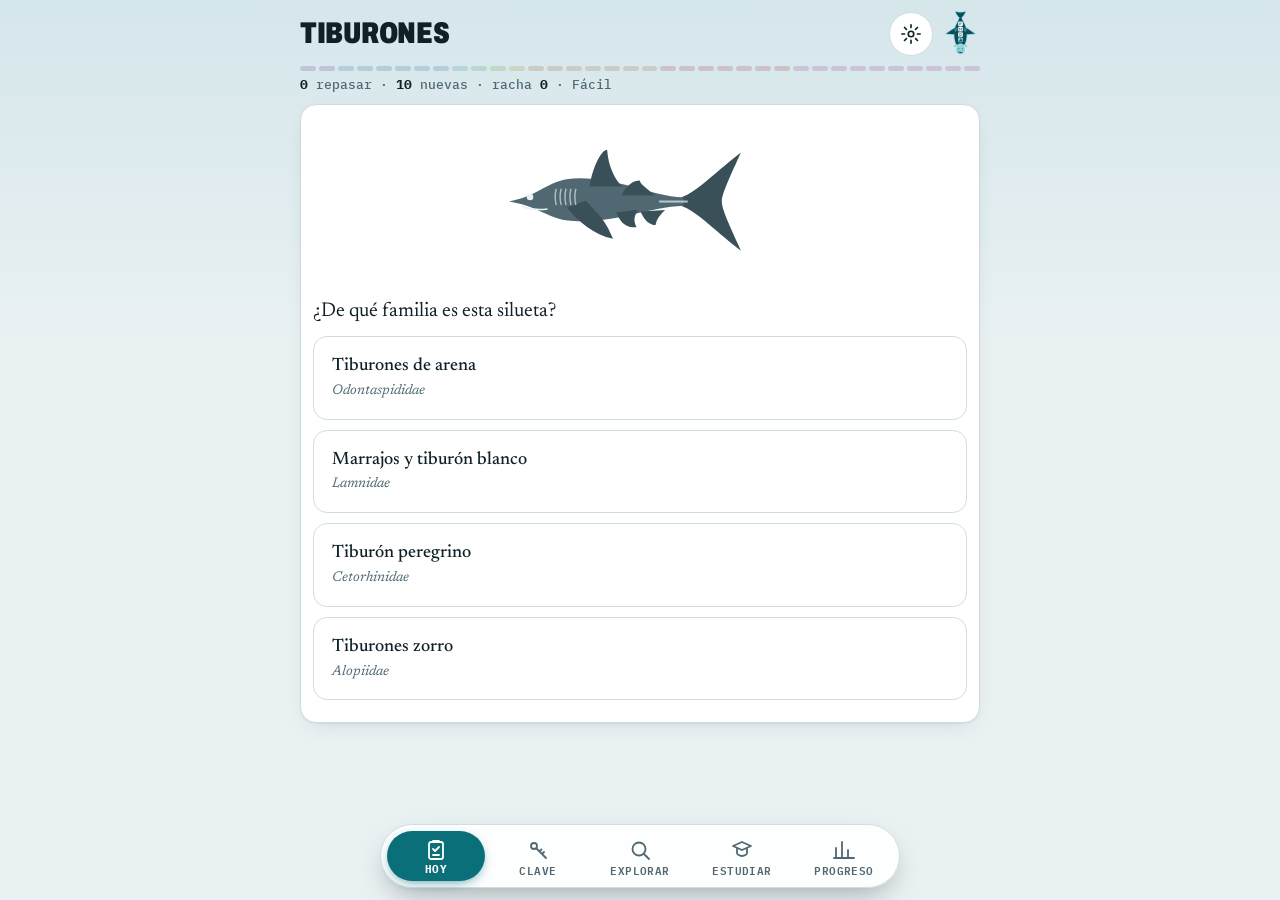
<file: index.html>
<!doctype html>
<html lang="es">
<head>
<meta charset="utf-8">
<meta name="viewport" content="width=device-width,initial-scale=1,viewport-fit=cover">
<meta name="theme-color" content="#12222A">
<title>Pepe Flock: Tiburones</title>
<link rel="manifest" href="manifest.webmanifest">
<link rel="icon" href="img/icon.svg" type="image/svg+xml">
<link rel="apple-touch-icon" href="img/icon-180.png">
<link rel="stylesheet" href="https://fonts.googleapis.com/css2?family=Archivo:wdth,wght@75..125,600..900&family=Newsreader:ital,opsz,wght@0,6..72,400..600;1,6..72,400..600&family=IBM+Plex+Mono:wght@400;500&display=swap">
<link rel="stylesheet" href="css/app.css">
</head>
<body>
<div class="wrap">
  <header class="top">
    <div class="hero"><div><div class="kick">Pepe Flock</div>
    <h1>Tiburones</h1></div><div class="hr"><button id="gear" class="gear" aria-label="Ajustes" data-settings="1"><svg viewBox="0 0 24 24" aria-hidden="true"><circle cx="12" cy="12" r="3"/><path d="M12 2v3M12 19v3M2 12h3M19 12h3M4.9 4.9l2.1 2.1M17 17l2.1 2.1M4.9 19.1L7 17M17 7l2.1-2.1"/></svg></button><img class="logo" src="img/logo.svg" alt="Logo Pepe Flock: tiburón oveja" width="160" height="160"></div></div>
    <div class="strip" id="strip" aria-hidden="true"></div>
    <div class="prog"><span id="pc"></span><span id="pt"></span></div>
  </header>
  <main>
    <section id="v-hoy"></section>
    <section id="v-plan" hidden></section>
    <section id="v-clave" hidden></section>
    <section id="v-explorar" hidden></section>
    <section id="v-estudiar" hidden></section>
  </main>
</div>
<nav id="tabs" aria-label="Secciones">
  <button data-v="hoy"><svg viewBox="0 0 24 24" aria-hidden="true"><rect x="5" y="4" width="14" height="17" rx="2"/><path d="M9 4v-1h6v1M9 11l2 2 4-4M9 17h6"/></svg>Hoy</button>
  <button data-v="clave"><svg viewBox="0 0 24 24" aria-hidden="true"><circle cx="8" cy="8" r="3"/><path d="M10.5 10.5L20 20M16 16l2-2M13.5 13.5l2-2"/></svg>Clave</button>
  <button data-v="explorar"><svg viewBox="0 0 24 24" aria-hidden="true"><circle cx="11" cy="11" r="6.5"/><path d="M16 16l5 5"/></svg>Explorar</button>
  <button data-v="estudiar"><svg viewBox="0 0 24 24" aria-hidden="true"><path d="M3 8l9-4 9 4-9 4-9-4zM7 10.5V15c0 1.5 2.5 3 5 3s5-1.500 5-3v-4.500"/></svg>Estudiar</button>
  <button data-v="plan"><svg viewBox="0 0 24 24" aria-hidden="true"><path d="M4 20V10M10 20V4M16 20v-8M22 20H2"/></svg>Progreso</button>
</nav>
<script src="js/data.js"></script>
<script src="js/sil.js"></script>
<script src="js/app.js"></script>
<script src="js/learn.js"></script>
<script>if('serviceWorker' in navigator)addEventListener('load',()=>navigator.serviceWorker.register('sw.js').catch(()=>{}));</script>
</body>
</html>
</file>
<file: css/app.css>
/* Concepto: atlas de naturalista + zonas de profundidad del océano.
   Cada orden tiene su color (--h): el árbol se aprende por color antes que por nombre. */
:root{
  --bg:#E9F1F3; --bg2:#D5E6EA; --card:#FFFFFF; --ink:#0F2029; --mute:#4F6872; --line:#CFDDE2;
  --acc:#0B6F7A; --acc-ink:#FFFFFF; --gild:#8A6508; --ok:#16744A; --bad:#B0301E; --eye:#E9F1F3;
  --shadow:0 1px 2px rgba(15,32,41,.06),0 8px 24px -12px rgba(15,32,41,.18);
  --os:52%; --ol:40%; --r:16px;
  --f-disp:'Archivo','Arial Narrow',Arial,sans-serif;
  --f-body:'Newsreader',Georgia,serif;
  --f-mono:'IBM Plex Mono',ui-monospace,Menlo,monospace;
}
@media (prefers-color-scheme:dark){
  :root:not([data-theme="light"]){
    --bg:#06121A; --bg2:#0B2430; --card:#0F1E27; --ink:#E6F0F3; --mute:#92AAB3; --line:#1E3744;
    --acc:#4FC3CF; --acc-ink:#04141A; --gild:#E3BC55; --ok:#5CC48C; --bad:#FF8D7A; --eye:#06121A;
    --shadow:0 1px 0 rgba(255,255,255,.03) inset,0 10px 28px -14px rgba(0,0,0,.7); --os:58%; --ol:64%; color-scheme:dark;
  }
}
:root[data-theme="dark"]{
  --bg:#06121A; --bg2:#0B2430; --card:#0F1E27; --ink:#E6F0F3; --mute:#92AAB3; --line:#1E3744;
  --acc:#4FC3CF; --acc-ink:#04141A; --gild:#E3BC55; --ok:#5CC48C; --bad:#FF8D7A; --eye:#06121A;
  --shadow:0 1px 0 rgba(255,255,255,.03) inset,0 10px 28px -14px rgba(0,0,0,.7); --os:58%; --ol:64%; color-scheme:dark;
}
*{box-sizing:border-box}
html{-webkit-text-size-adjust:100%}
body{margin:0;background:var(--bg) linear-gradient(180deg,var(--bg2) 0,var(--bg) 340px) no-repeat;color:var(--ink);font:17px/1.55 var(--f-body);
  padding-left:max(16px,env(safe-area-inset-left,0px));padding-right:max(16px,env(safe-area-inset-right,0px));
  padding-top:env(safe-area-inset-top,0px);padding-bottom:110px;min-height:100vh}
.wrap{max-width:680px;margin-inline:auto}
.oc{--oc:hsl(var(--h) var(--os) var(--ol))}

/* cabecera */
.top{padding-block:26px 8px;position:relative}
.kick{font:500 11px/1 var(--f-mono);letter-spacing:.2em;text-transform:uppercase;color:var(--acc);display:flex;align-items:center;gap:8px}
.kick::before{content:"";width:22px;height:2px;background:var(--acc);border-radius:2px}
h1{font:900 clamp(48px,14vw,76px)/.86 var(--f-disp);font-stretch:75%;text-transform:uppercase;letter-spacing:-.01em;margin:12px 0 16px}
.strip{display:grid;grid-template-columns:repeat(34,1fr);gap:3px;height:18px}
.strip i{background:var(--oc);border-radius:3px;transition:opacity .3s}
.prog{display:flex;justify-content:space-between;gap:8px;margin-top:9px;font:500 12px/1.2 var(--f-mono);color:var(--mute)}
.prog span:first-child{color:var(--ink);font-weight:500}

/* tipografía */
h2{font:900 clamp(30px,8vw,40px)/.95 var(--f-disp);font-stretch:75%;text-transform:uppercase;margin:26px 0 12px;text-wrap:balance}
h3{font:700 20px/1.15 var(--f-disp);font-stretch:88%;margin:0 0 3px}
p{margin:0 0 10px}
.lede{color:var(--mute);max-width:60ch;margin:0 0 18px;font-size:18px}
.mono{font:500 11px/1.35 var(--f-mono);letter-spacing:.09em;text-transform:uppercase;color:var(--mute)}
.la{font-style:italic;color:var(--mute)}

/* tarjetas */
.card{background:var(--card);border:1px solid var(--line);border-radius:var(--r);padding:18px;margin-bottom:14px;box-shadow:var(--shadow)}
.card.oc{border-left:6px solid var(--oc)}
.row{display:flex;gap:10px;flex-wrap:wrap;align-items:center}

/* botones */
.btn{min-height:46px;padding:0 20px;border:1.5px solid var(--ink);background:transparent;color:var(--ink);
  font:600 12px/1 var(--f-mono);letter-spacing:.09em;text-transform:uppercase;border-radius:999px;cursor:pointer;transition:transform .12s,background .15s}
.btn:active{transform:scale(.97)}
.btn.pri{background:var(--acc);color:var(--acc-ink);border-color:var(--acc)}
.chip{min-height:40px;padding:0 14px;border:1px solid var(--line);border-radius:999px;background:var(--card);color:var(--ink);
  font:500 12px/1 var(--f-mono);cursor:pointer;transition:background .15s}
.chip[aria-pressed="true"]{background:var(--acc);color:var(--acc-ink);border-color:var(--acc)}
.tag{font:500 11px/1 var(--f-mono);padding:6px 10px;border:1px solid var(--line);border-radius:999px;background:var(--card);color:var(--mute)}
button:focus-visible,summary:focus-visible,input:focus-visible{outline:2px solid var(--acc);outline-offset:3px}

/* siluetas */
.sil{display:block;width:100%;height:auto;--fin2:color-mix(in srgb,var(--oc) 66%,var(--ink))}
.neutral{--oc:var(--mute)}
.sw{width:112px;flex:none;padding:8px 6px;border-radius:12px;background:color-mix(in srgb,var(--oc) 14%,var(--card))}

/* acordeones */
details{background:var(--card);border:1px solid var(--line);border-left:6px solid var(--oc);border-radius:var(--r);margin-bottom:10px;padding:0 14px;box-shadow:var(--shadow)}
details details{box-shadow:none;border:0;border-top:1px solid var(--line);border-radius:0;border-left:0;margin:0;padding:0;background:transparent}
summary{list-style:none;cursor:pointer;display:flex;gap:14px;align-items:center;min-height:64px;padding:12px 0}
summary::-webkit-details-marker{display:none}
summary::after{content:"+";margin-left:auto;font:500 24px var(--f-mono);color:var(--acc);padding-left:6px}
details[open]>summary::after{content:"–"}
summary>div{min-width:0}
.dot{width:16px;height:16px;border-radius:50%;background:var(--oc);flex:none}
.ob{padding:0 0 12px}
.fb{padding:0 0 18px}
.fb ul{margin:8px 0;padding-left:20px}
.fb li::marker{color:var(--oc)}
.hook{font-style:italic;margin:10px 0;padding:10px 14px;border-left:3px solid var(--gild);background:color-mix(in srgb,var(--gild) 10%,transparent);border-radius:0 10px 10px 0}
.ej{margin:8px 0 0;padding:0!important;list-style:none}
.ej li{padding:5px 0;border-top:1px dashed var(--line)}

/* plan */
.phase .task{display:flex;gap:12px;align-items:flex-start;min-height:46px;padding:10px 0;border-top:1px solid var(--line);cursor:pointer}
.task input{width:22px;height:22px;flex:none;margin-top:2px;accent-color:var(--acc)}
.crumbs{display:flex;gap:6px;flex-wrap:wrap;margin:0 0 14px}

/* quiz */
.q{font-size:22px;line-height:1.3;margin:0 0 16px}
.opt{display:block;width:100%;text-align:left;padding:14px 16px;margin-bottom:10px;border:1.5px solid var(--line);border-radius:14px;
  background:var(--card);color:var(--ink);font:inherit;font-weight:500;cursor:pointer;transition:border-color .15s,transform .1s}
.opt:hover:not(:disabled){border-color:var(--acc)}
.opt:active:not(:disabled){transform:scale(.99)}
.opt small{display:block;color:var(--mute);font-style:italic;font-size:14px;font-weight:400}
.opt.ok{border:2px solid var(--ok);background:color-mix(in srgb,var(--ok) 10%,var(--card))}.opt.ok::before{content:"✓ ";color:var(--ok);font-weight:700}
.opt.bad{border:2px solid var(--bad);background:color-mix(in srgb,var(--bad) 10%,var(--card))}.opt.bad::before{content:"✗ ";color:var(--bad);font-weight:700}
.opt:disabled{cursor:default}
.minis{display:grid;grid-template-columns:repeat(auto-fill,minmax(120px,1fr));gap:10px;margin:14px 0}
.minis figure{margin:0;font-size:13px;line-height:1.2;padding:8px;border-radius:12px;background:color-mix(in srgb,var(--oc) 12%,var(--card))}
.minis figcaption{margin-top:4px;font-weight:500}
.legend{display:grid;grid-template-columns:1fr 1fr;gap:6px 14px;font-size:14px;color:var(--mute);margin:6px 0 0}

/* navegación inferior flotante */
nav{position:fixed;left:50%;transform:translateX(-50%);bottom:max(12px,env(safe-area-inset-bottom,0px));z-index:20;width:min(calc(100% - 24px),520px);
  background:color-mix(in srgb,var(--card) 88%,transparent);backdrop-filter:blur(14px);-webkit-backdrop-filter:blur(14px);
  border:1px solid var(--line);border-radius:999px;box-shadow:0 12px 30px -10px rgba(0,0,0,.35);
  display:grid;grid-template-columns:repeat(4,1fr);padding:6px;gap:4px}
nav button{min-height:50px;border:0;border-radius:999px;background:transparent;color:var(--mute);
  font:600 11px/1 var(--f-mono);letter-spacing:.08em;text-transform:uppercase;cursor:pointer;display:flex;flex-direction:column;align-items:center;justify-content:center;gap:5px}
nav button svg{width:20px;height:20px;stroke:currentColor;fill:none;stroke-width:1.8;stroke-linecap:round;stroke-linejoin:round}
nav button[aria-current="page"]{color:var(--acc-ink);background:var(--acc)}
@media (min-width:760px){body{font-size:18px}.card{padding:22px}}
@media (prefers-reduced-motion:no-preference){section{animation:in .22s ease-out}@keyframes in{from{opacity:.3;transform:translateY(6px)}to{opacity:1;transform:none}}}

/* especies */
nav{grid-template-columns:repeat(5,1fr)}
nav button{font-size:10px;letter-spacing:.04em}
.search{width:100%;min-height:48px;padding:0 16px;margin:0 0 12px;border:1.5px solid var(--line);border-radius:999px;background:var(--card);color:var(--ink);font:500 15px var(--f-body)}
.sp{display:flex;gap:10px;align-items:center;padding:8px 0;border-top:1px dashed var(--line)}
.spk{display:flex;align-items:center;min-width:34px;min-height:44px;justify-content:center}
.spk input{width:20px;height:20px;accent-color:var(--acc)}
.ph{width:72px;height:52px;object-fit:cover;border-radius:8px;flex:none;background:var(--line)}
.spt{min-width:0;font-size:15px;line-height:1.3}
.gen{margin-top:12px}
.big{display:block;width:100%;max-height:300px;object-fit:cover;border-radius:12px;margin:0 0 14px;background:var(--line)}
.iu{padding:3px 6px;font-size:10px}
.iu-CR,.iu-EN{color:var(--bad);border-color:var(--bad)}.iu-VU{color:var(--gild);border-color:var(--gild)}.iu-LC{color:var(--ok);border-color:var(--ok)}
.cr{font:400 10px/1.2 var(--f-mono);color:var(--mute);text-decoration:none;border-bottom:1px dotted var(--mute)}
a{color:var(--acc)}

.part{margin:0 0 14px;border:1px solid var(--line);border-radius:14px;overflow:hidden;background:var(--card)}
.part img{display:block;width:100%;max-height:320px;object-fit:cover;background:var(--line)}
.part figcaption{padding:12px 14px;font-size:15px;line-height:1.4}
.card .part{box-shadow:none}
.shots{display:grid;grid-template-columns:repeat(auto-fit,minmax(110px,1fr));gap:8px;margin:0 0 12px}
.shots figure{margin:0;font-size:12px;line-height:1.2}
.shots img{display:block;width:100%;height:90px;object-fit:cover;border-radius:10px;background:var(--line)}

.hero{display:flex;align-items:center;justify-content:space-between;gap:14px}
.logo{height:clamp(110px,30vw,150px);width:auto;flex:none;margin-right:4px;filter:drop-shadow(0 8px 14px rgba(0,0,0,.35))}

/* aprendizaje visual */
.pgrid{display:grid;grid-template-columns:1fr 1fr;gap:10px;margin-bottom:6px}
.popt{padding:0;border:2.5px solid var(--line);border-radius:14px;background:var(--card);overflow:hidden;cursor:pointer;text-align:left;color:var(--ink);font:inherit;transition:transform .1s,border-color .15s}
.popt:active:not(:disabled){transform:scale(.98)}
.popt img{display:block;width:100%;aspect-ratio:4/3;object-fit:cover;background:var(--line)}
.popt span{display:block;padding:8px 10px;font-size:14px;font-weight:600;line-height:1.2}
.popt small{display:block;font-weight:400;font-style:italic;color:var(--mute)}
.popt.ok{border-color:var(--ok)}.popt.bad{border-color:var(--bad);opacity:.85}
.popt:disabled{cursor:default}
.ph{width:92px;height:68px}

/* ===== aprendizaje: hoy, ficha, comparador, progreso ===== */
.stats3{display:grid;grid-template-columns:repeat(3,1fr);gap:8px;margin:8px 0 14px}
.stats3>div{background:var(--card,#fff2);border:1px solid color-mix(in srgb,currentColor 15%,transparent);border-radius:14px;padding:10px;text-align:center}
.stats3 b{display:block;font-size:22px}.stats3 span{font-size:12px;opacity:.7}
.sheet{position:fixed;inset:0;z-index:50;background:var(--bg,#0e1a20);overflow-y:auto;-webkit-overflow-scrolling:touch}
.sheet[hidden]{display:none}
.sheet-in{max-width:720px;margin:0 auto;padding:16px 16px 40px}
.sheet-x{position:sticky;top:0;float:right;z-index:2}
.kv{display:flex;justify-content:space-between;gap:12px;padding:5px 0;border-bottom:1px solid color-mix(in srgb,currentColor 10%,transparent)}
.kv span{opacity:.7}.kv b{text-align:right}
.cmp{display:grid;grid-template-columns:repeat(var(--n),1fr);gap:6px}
.cmp-h{text-align:center;font-size:13px;cursor:pointer}.cmp-h img{width:100%;border-radius:10px;aspect-ratio:3/2;object-fit:cover}
.cmp-c{font-size:13px;padding:6px;border-radius:8px;background:color-mix(in srgb,currentColor 6%,transparent)}
.cmp-c span{display:block;font-size:10px;opacity:.6;text-transform:uppercase}
.cmp-c.diff{font-weight:700;background:color-mix(in srgb,var(--ok,#2a9d8f) 25%,transparent)}
.bars7{display:flex;gap:6px;align-items:flex-end;height:110px}
.bars7>div{flex:1;height:100%;display:flex;flex-direction:column;justify-content:flex-end;align-items:center;font-size:11px}
.bars7 i{display:block;width:100%;background:var(--ok,#2a9d8f);border-radius:6px 6px 0 0;min-height:2px}
.obar{display:grid;grid-template-columns:90px 1fr 56px;gap:8px;align-items:center;margin:6px 0;font-size:13px}
.obar>div{height:10px;background:color-mix(in srgb,currentColor 12%,transparent);border-radius:6px;overflow:hidden}
.obar i{display:block;height:100%;background:hsl(var(--h,200) 60% 50%)}
.obar b{text-align:right;font-size:12px}

/* ===== diseño: pantalla de pregunta, ajustes, nav ===== */
.hr{display:flex;align-items:center;gap:8px}
.gear{width:44px;height:44px;border-radius:50%;border:1.5px solid var(--line);background:var(--card);color:var(--ink);display:grid;place-items:center;cursor:pointer;flex:none}
.gear svg{width:22px;height:22px;stroke:currentColor;fill:none;stroke-width:1.8;stroke-linecap:round}
.sel{min-height:44px;padding:0 12px;border-radius:12px;border:1.5px solid var(--line);background:var(--card);color:var(--ink);font:inherit;font-size:16px}
.stline{margin:0 0 10px;font:500 13px/1.3 var(--f-mono);color:var(--mute)}.stline b{color:var(--ink)}
.set{margin-bottom:16px}
body.compact .top{padding-block:10px 6px}
body.compact .kick{display:none}
body.compact h1{font-size:30px;margin:0}
body.compact .logo{height:48px;margin:0;filter:none}
body.compact .prog{display:none}
body.compact .strip{height:5px;margin-top:8px}
body.compact main h2{display:none}
.qcard{padding:12px}
.qcard .big{max-height:min(52vh,420px);height:auto;aspect-ratio:4/3;object-fit:cover;margin-bottom:12px}
.qcard .q{font-size:20px;margin-bottom:12px}
.opt{padding:16px 18px;font-size:18px;min-height:56px}
.opt.ok{animation:pop .35s ease}
.opt.bad{animation:shake .38s ease}
@keyframes pop{0%{transform:scale(1)}50%{transform:scale(1.03)}100%{transform:scale(1)}}
@keyframes shake{0%,100%{transform:translateX(0)}20%{transform:translateX(-7px)}40%{transform:translateX(7px)}60%{transform:translateX(-5px)}80%{transform:translateX(4px)}}
@media (prefers-reduced-motion:reduce){.opt.ok,.opt.bad{animation:none}}
nav button{font-size:11px;gap:2px}
nav button svg{width:24px;height:24px}
nav button[aria-current="page"]{font-weight:700;box-shadow:0 4px 14px -6px var(--acc)}
</file>
